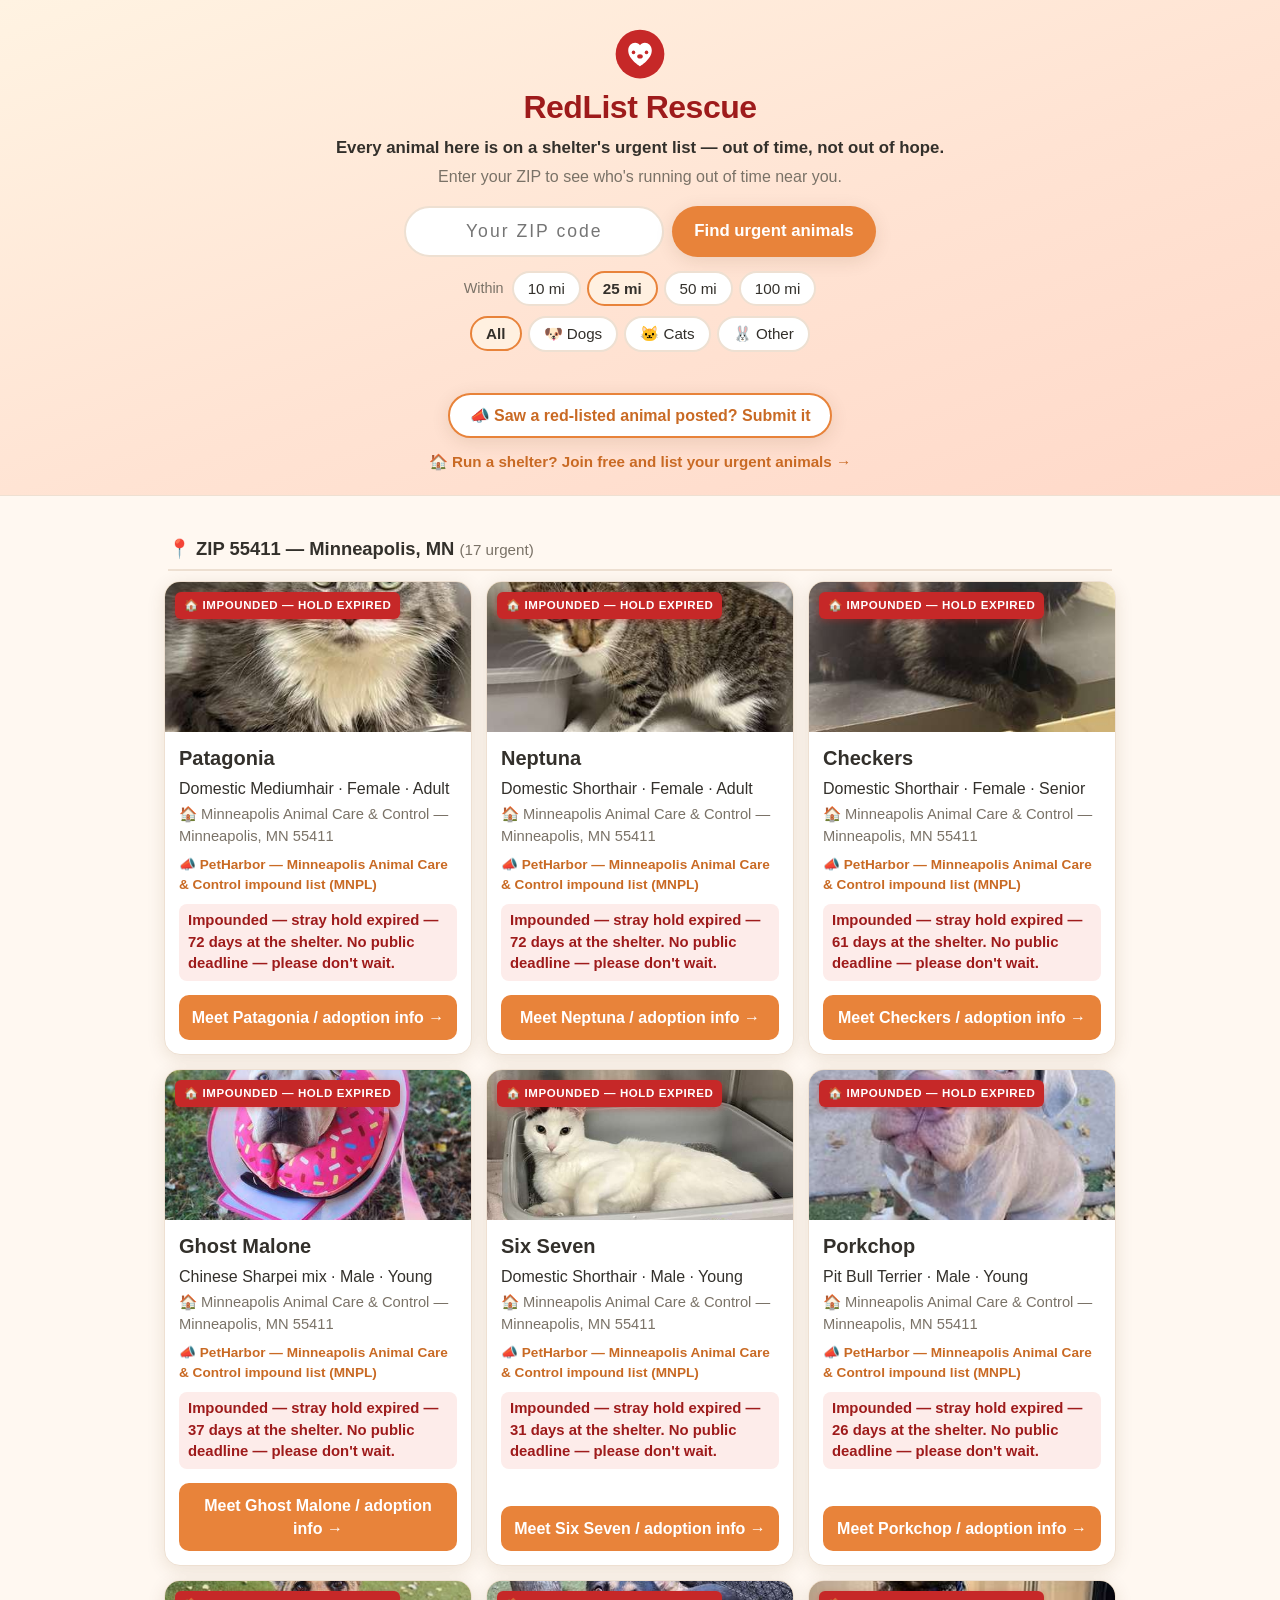
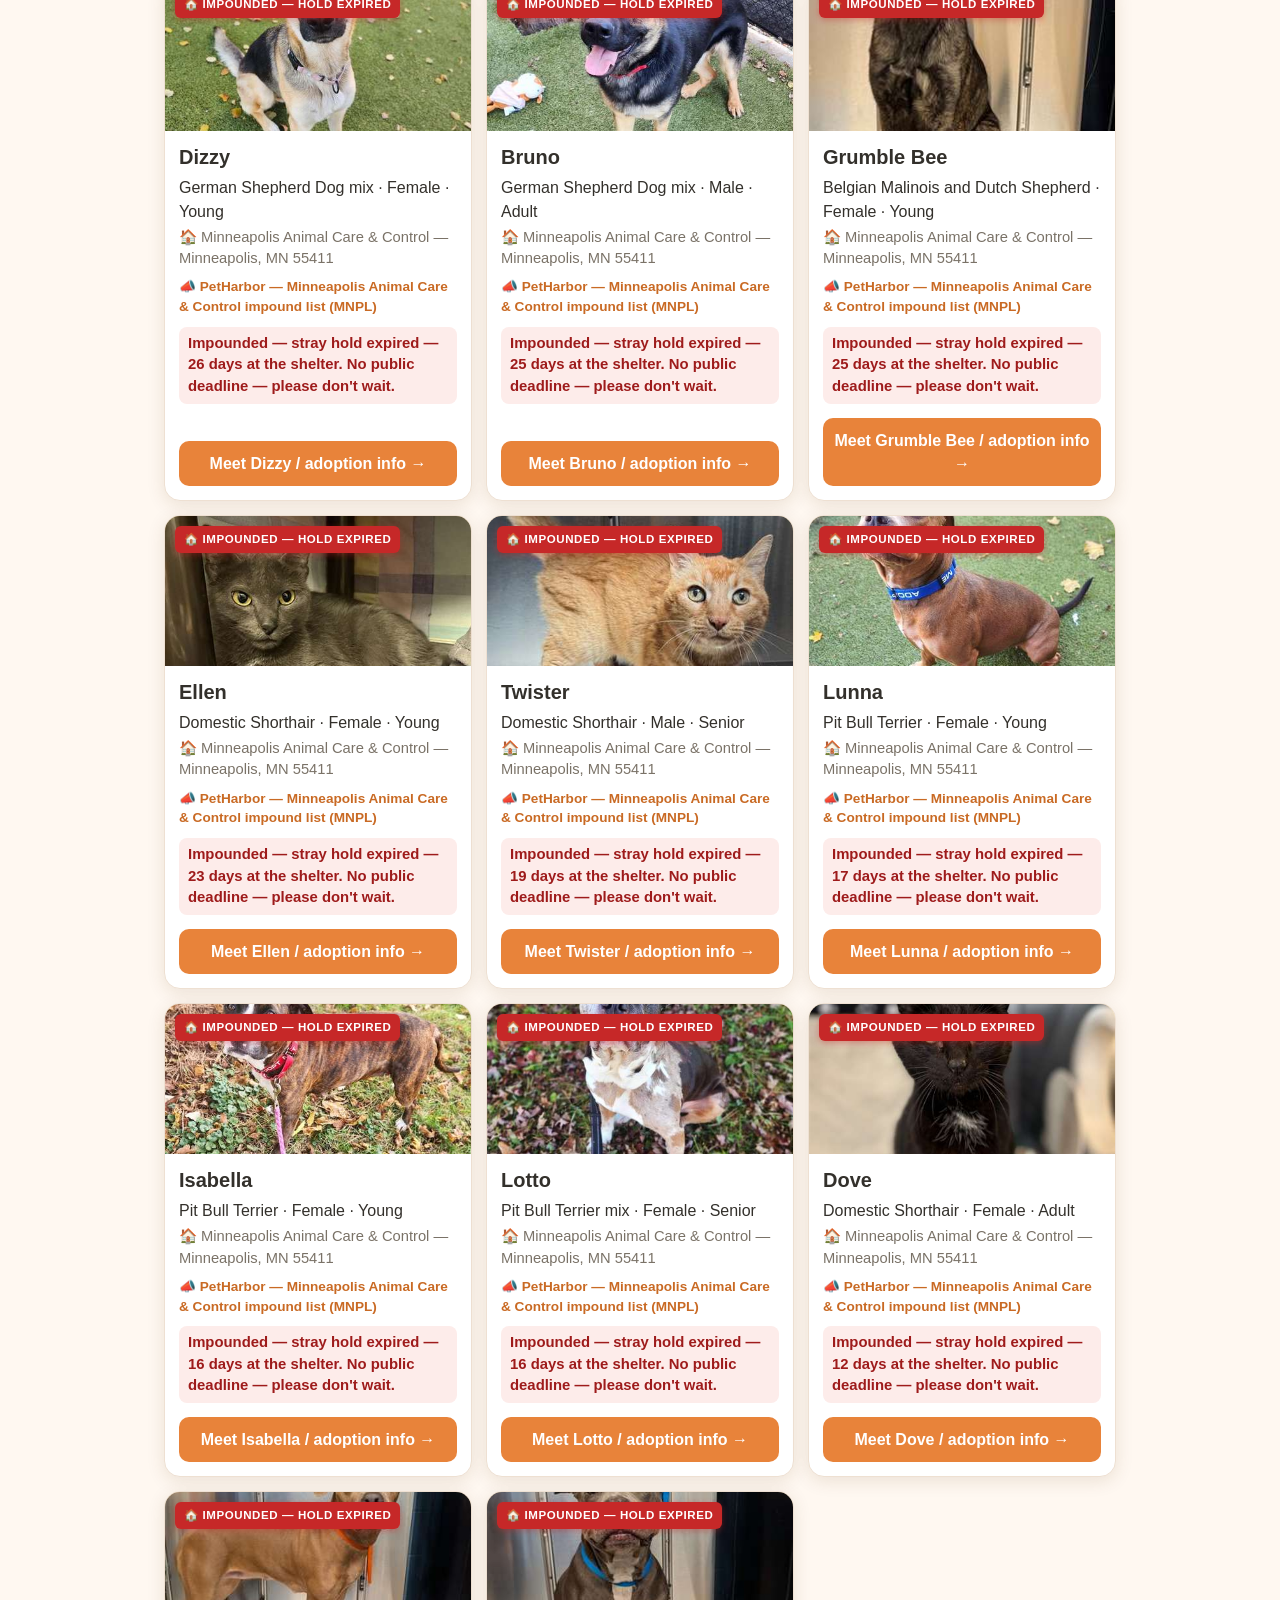
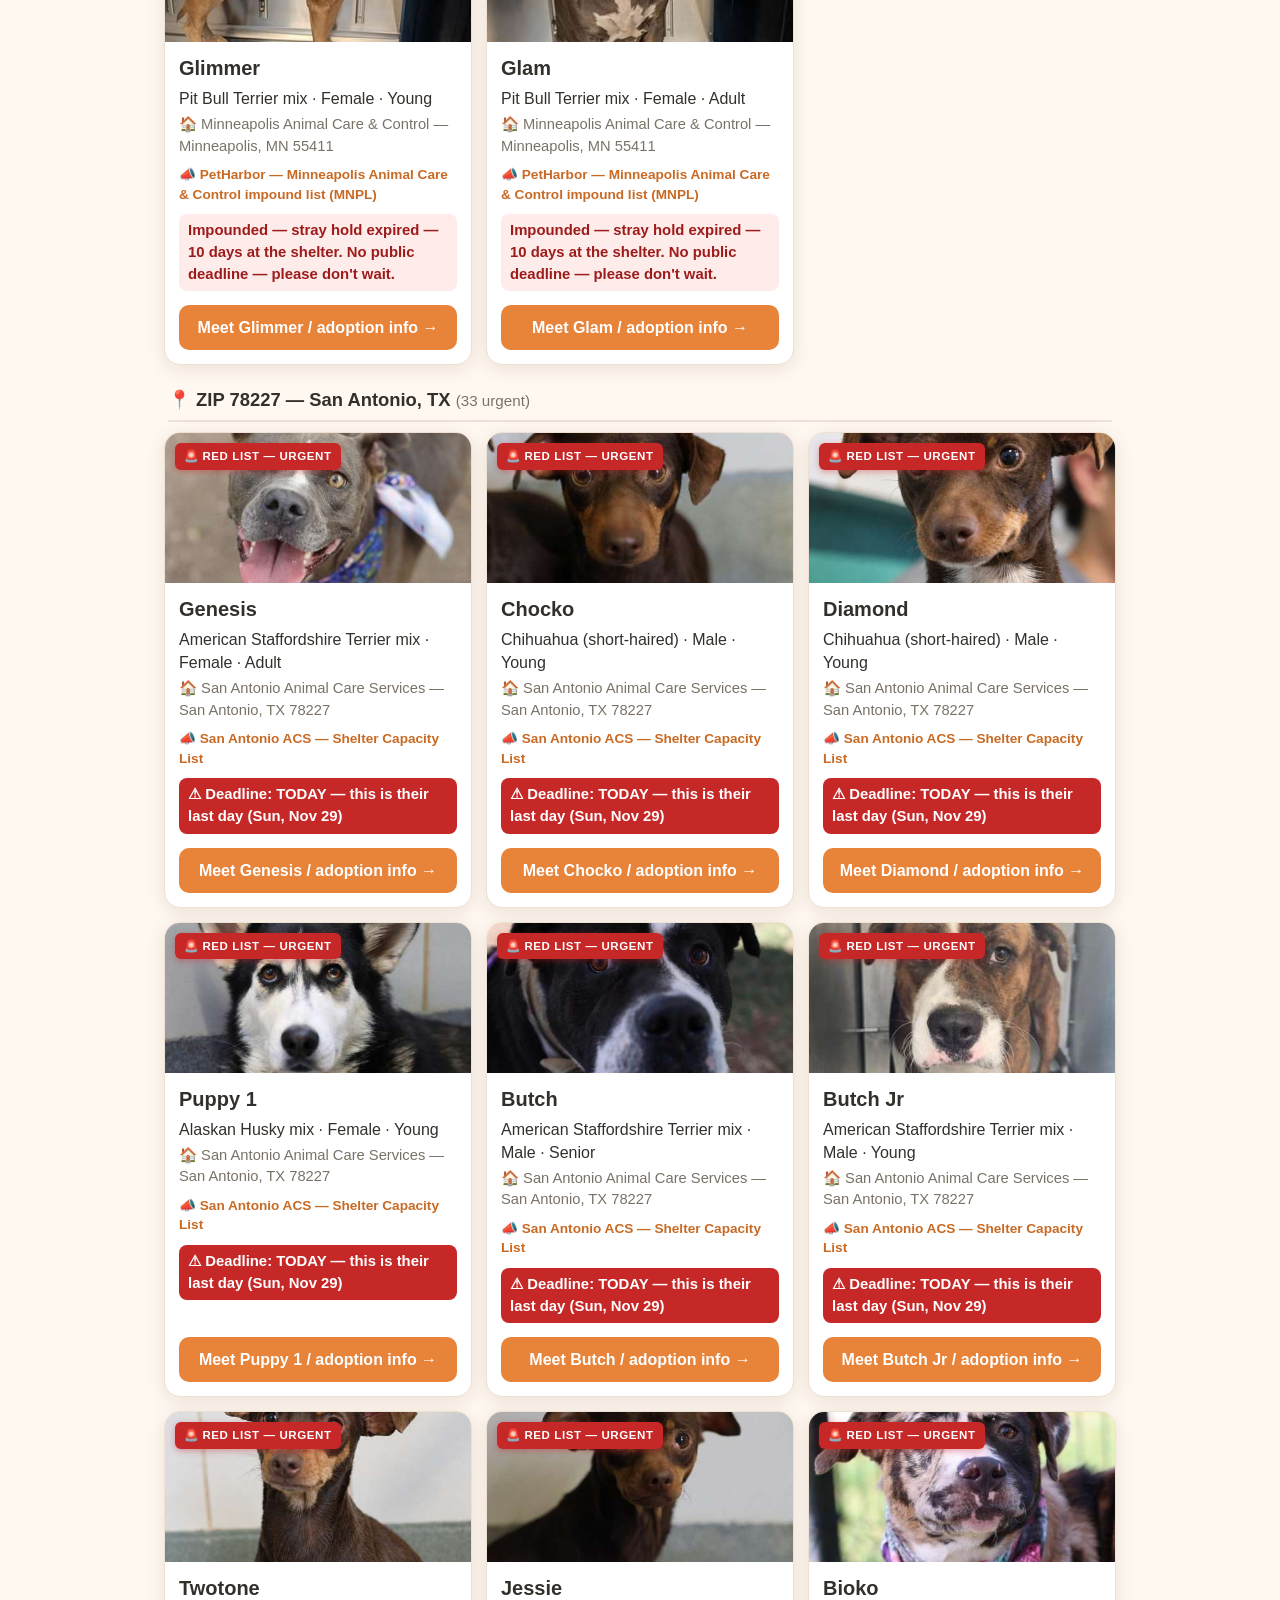
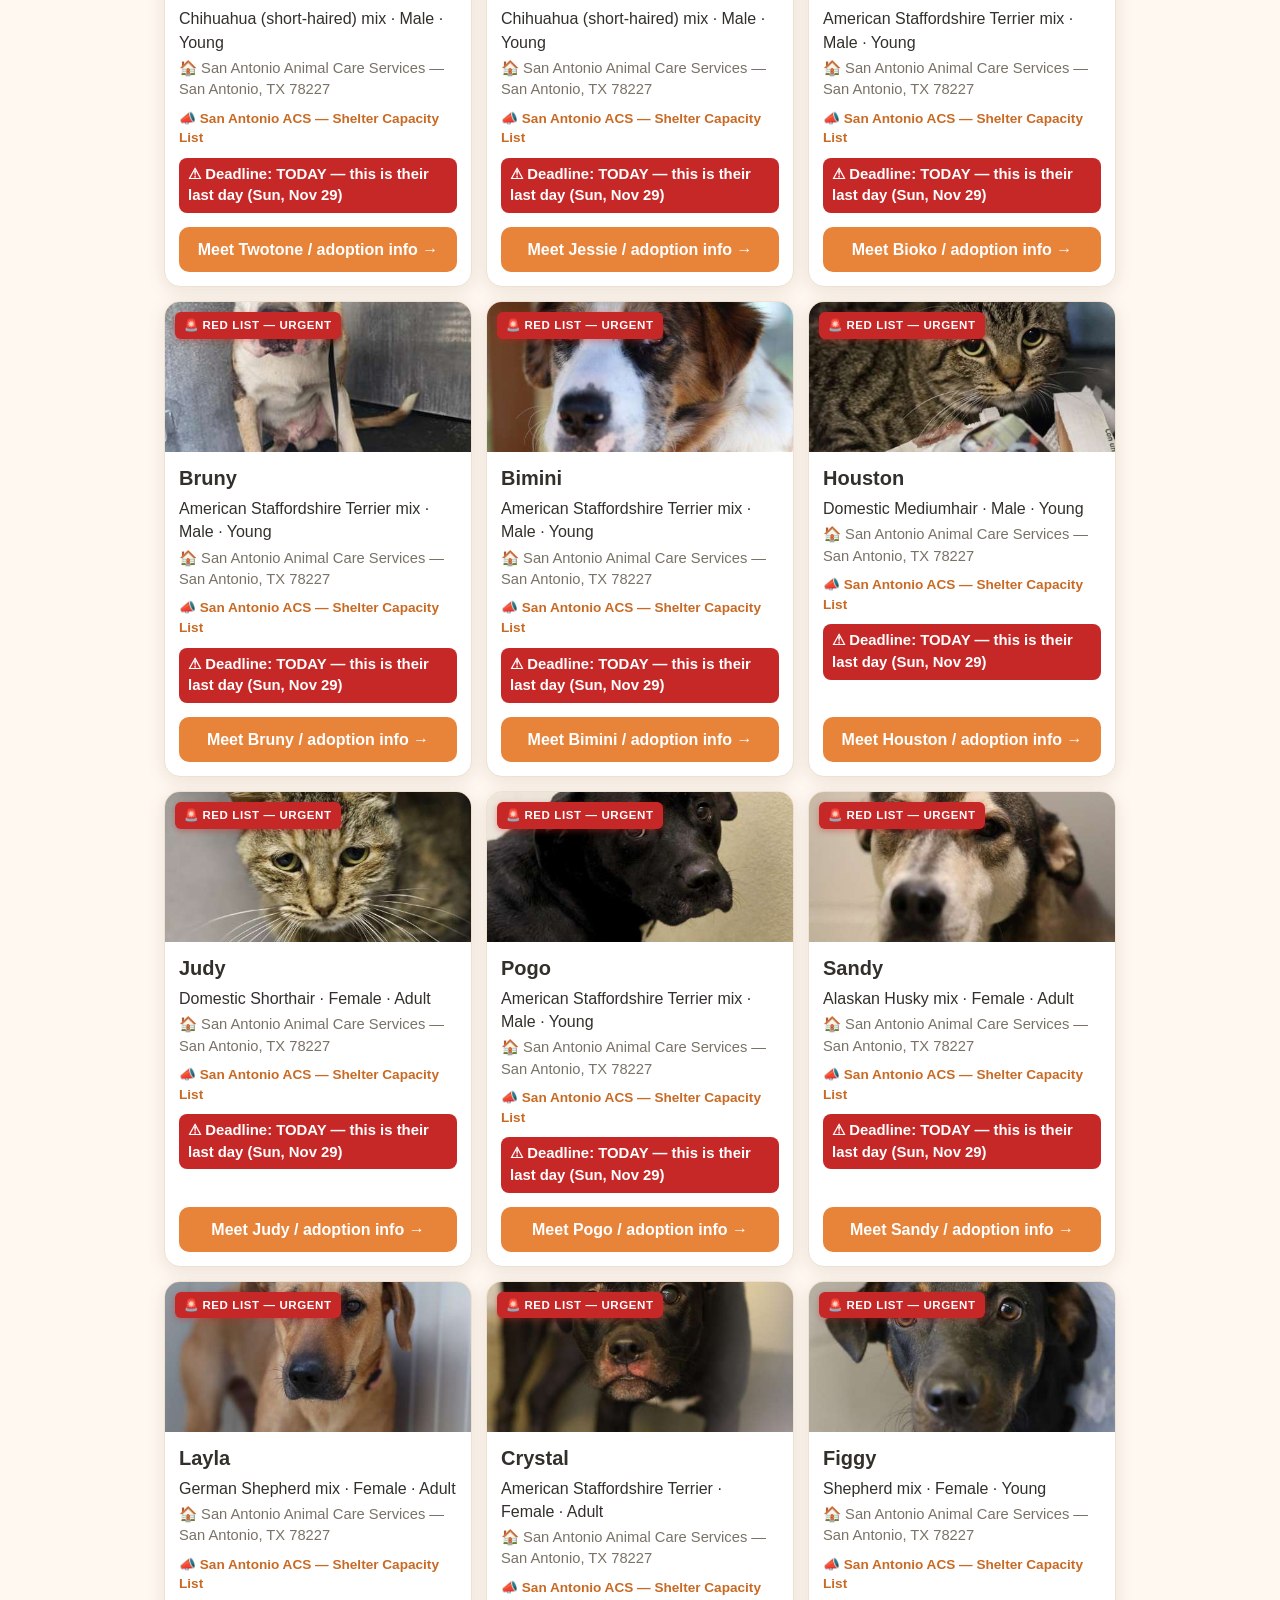
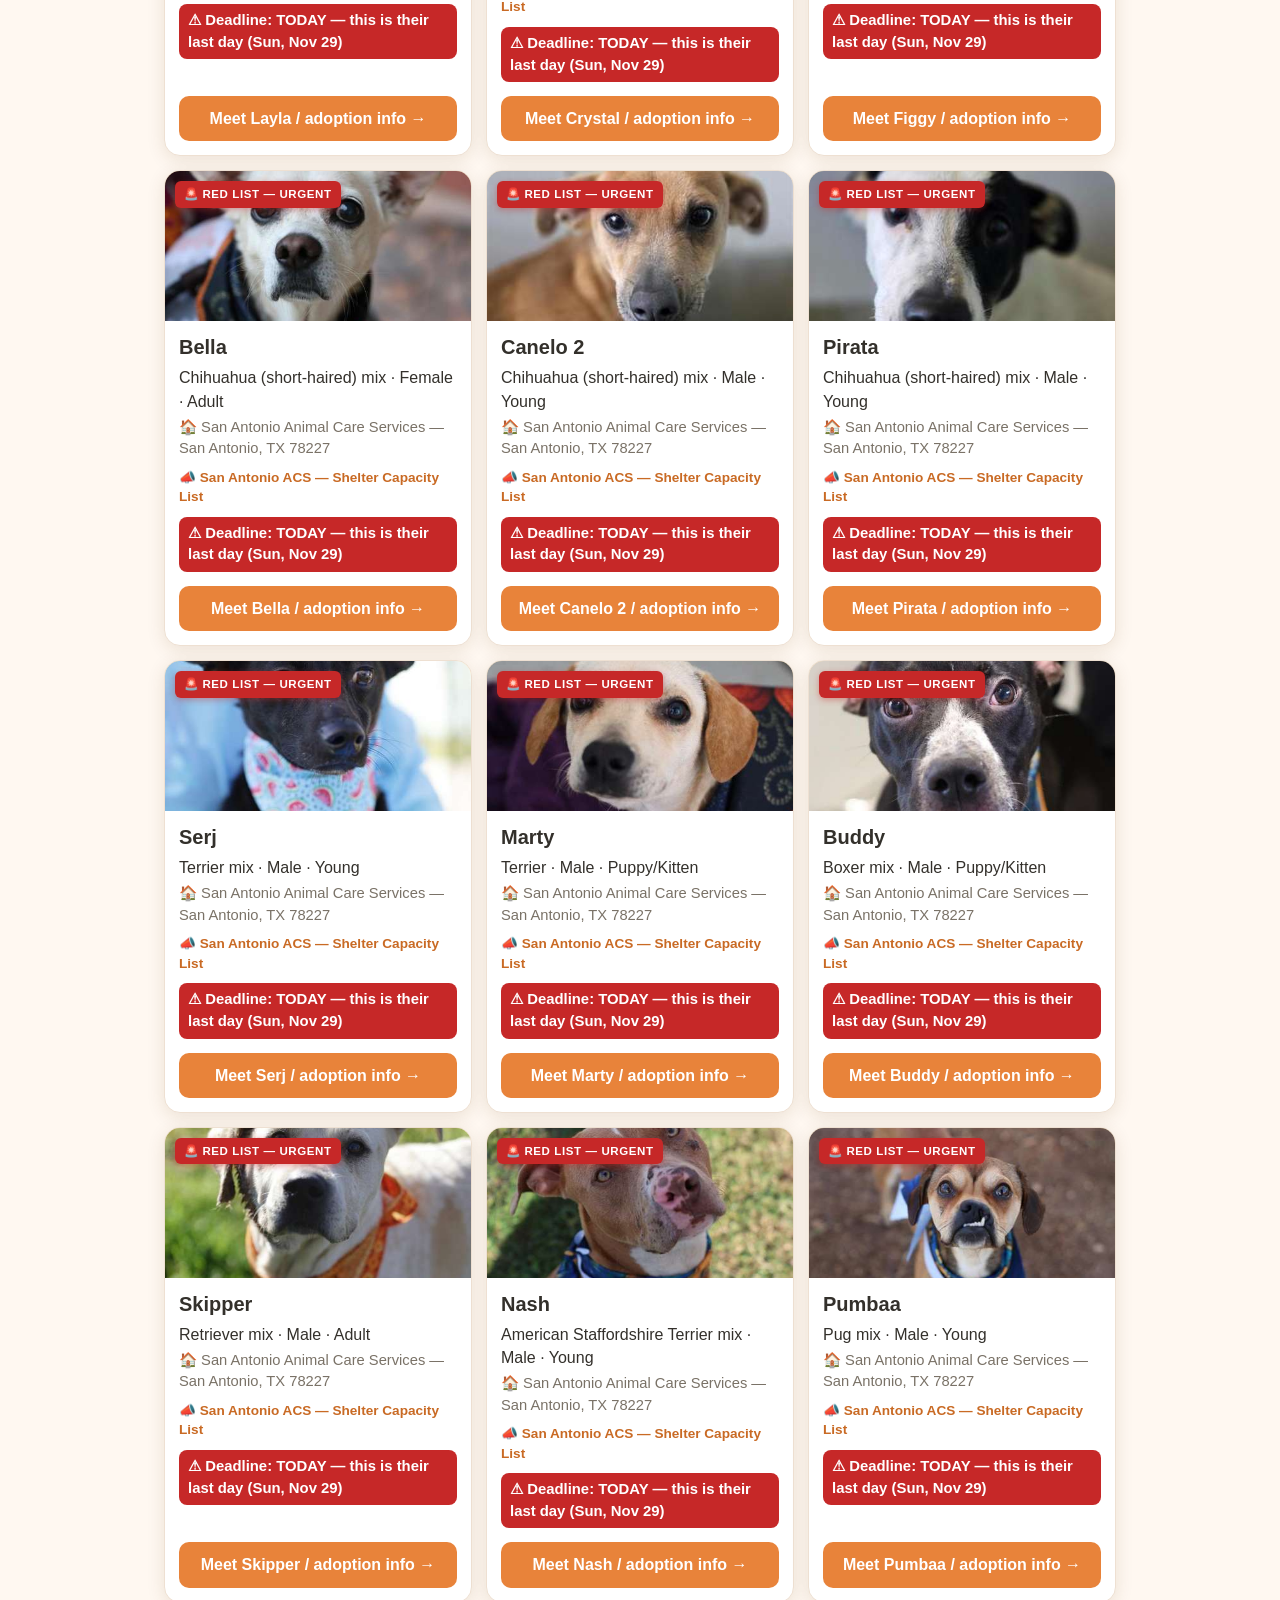
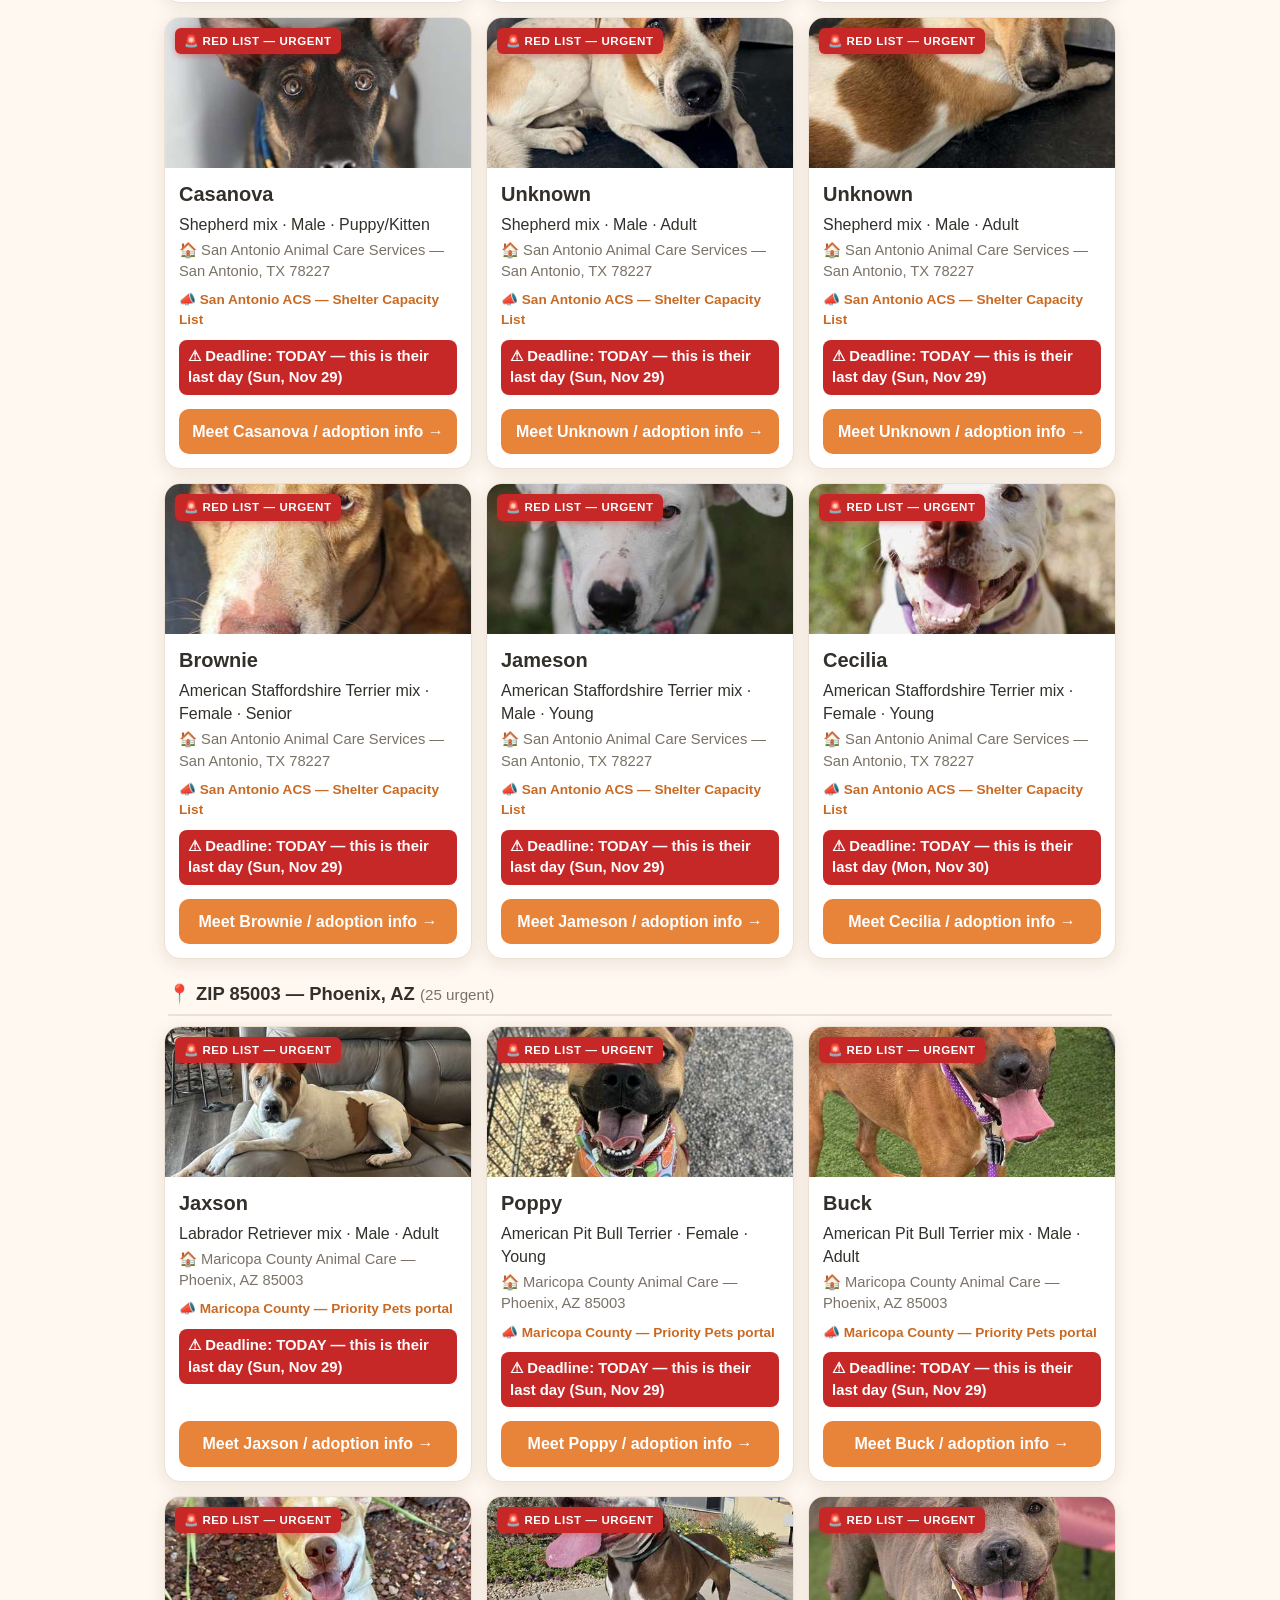
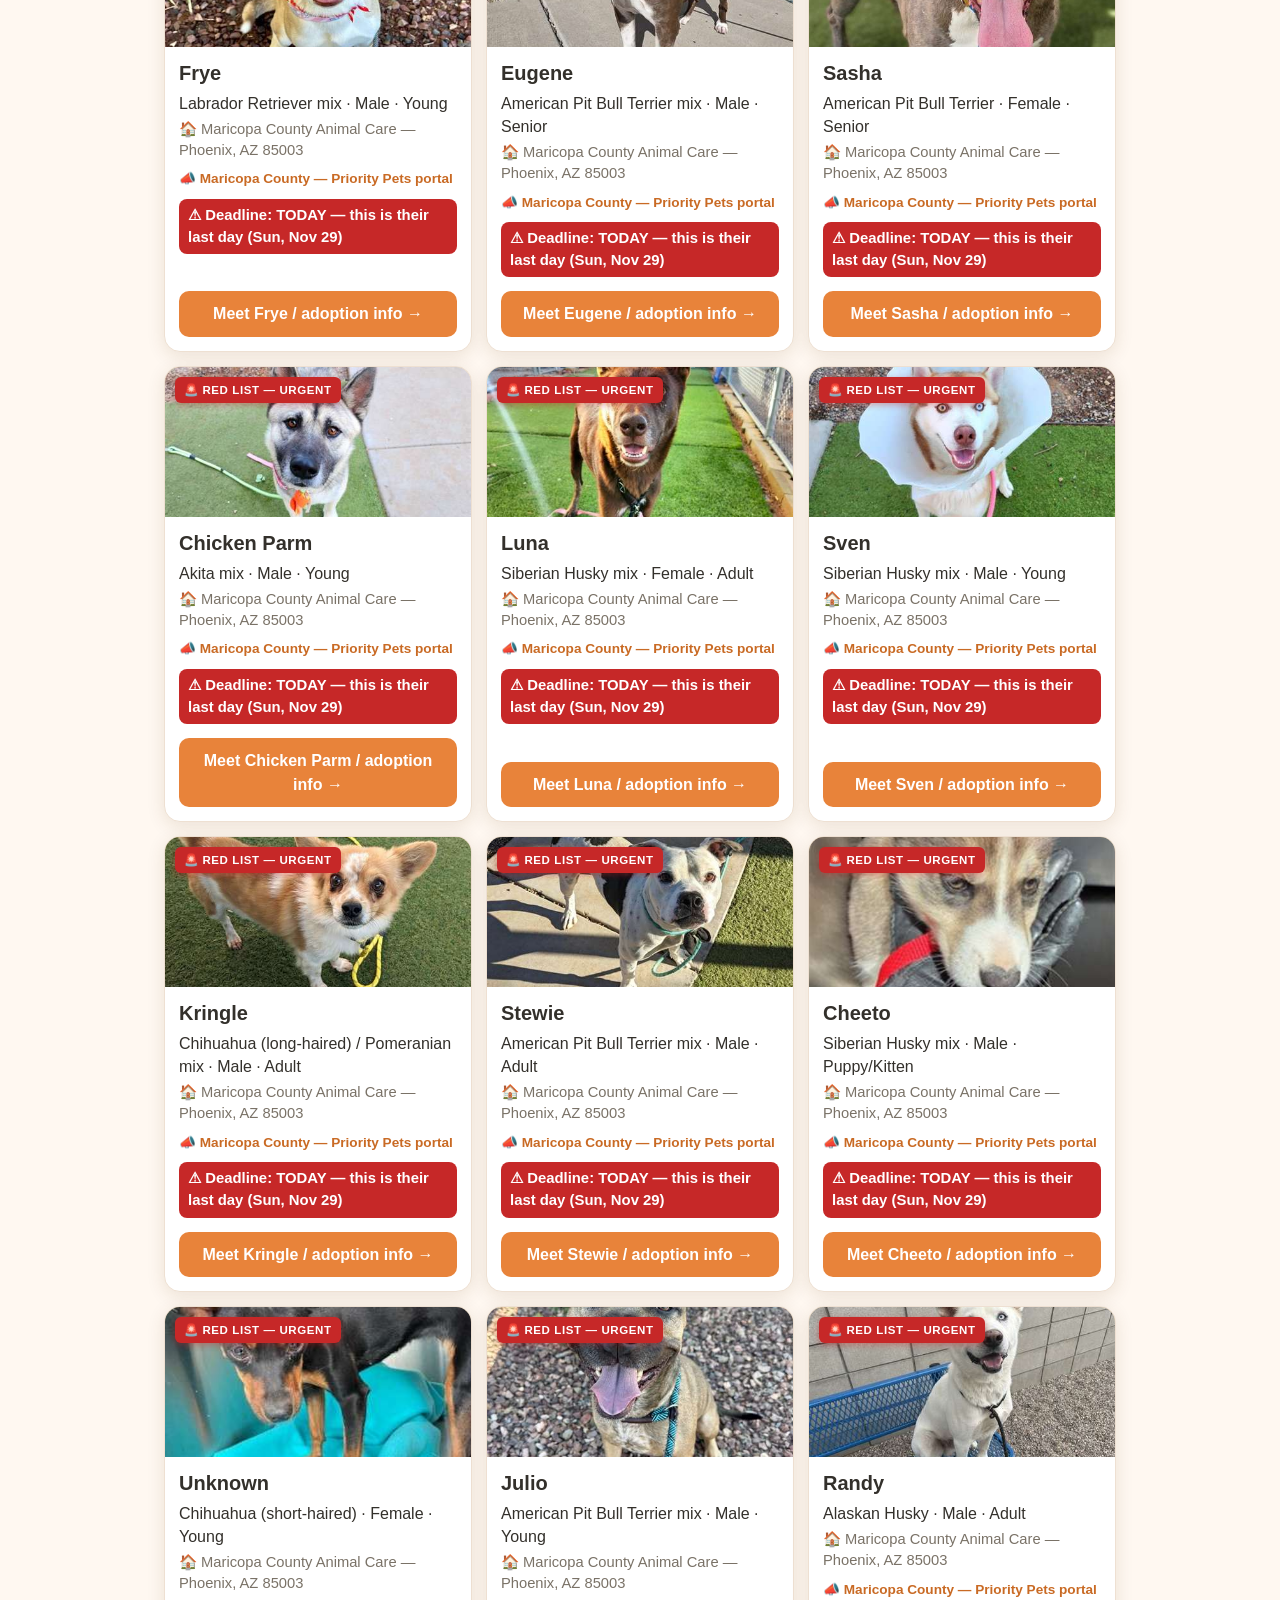
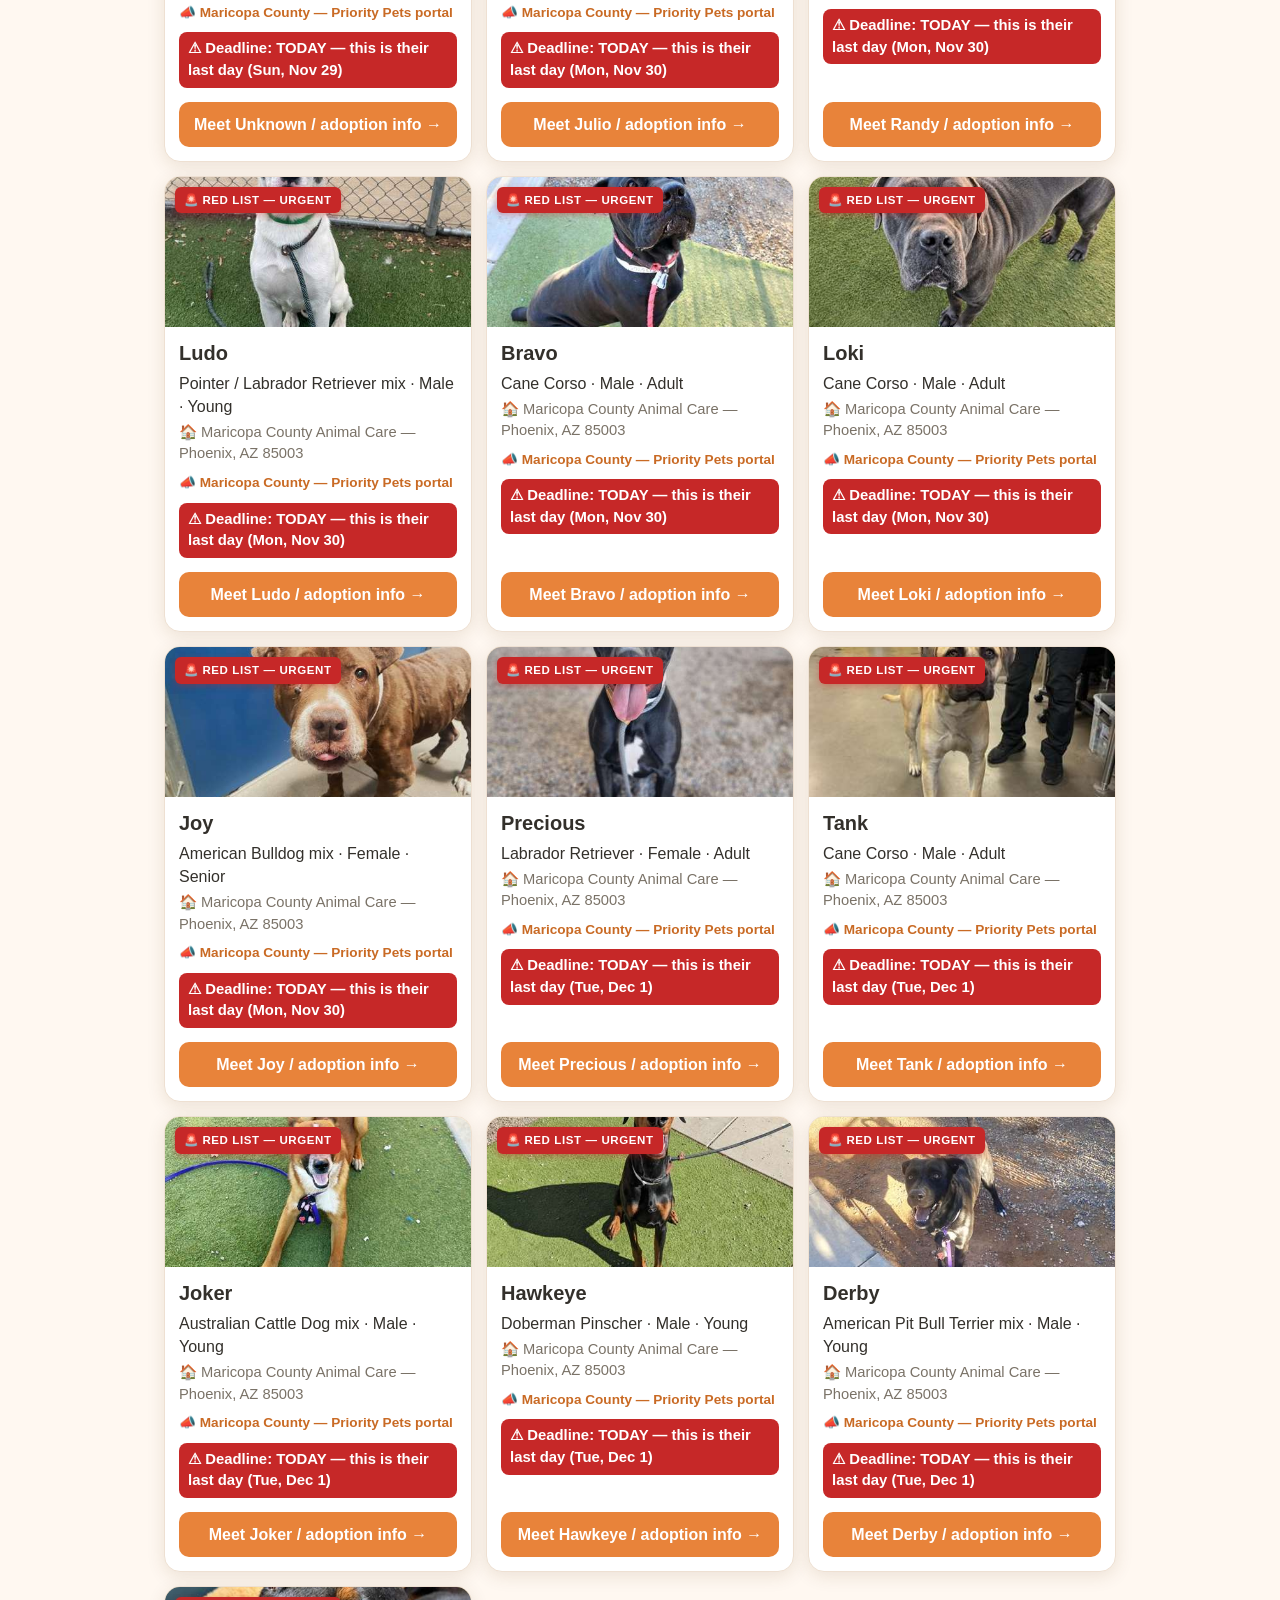
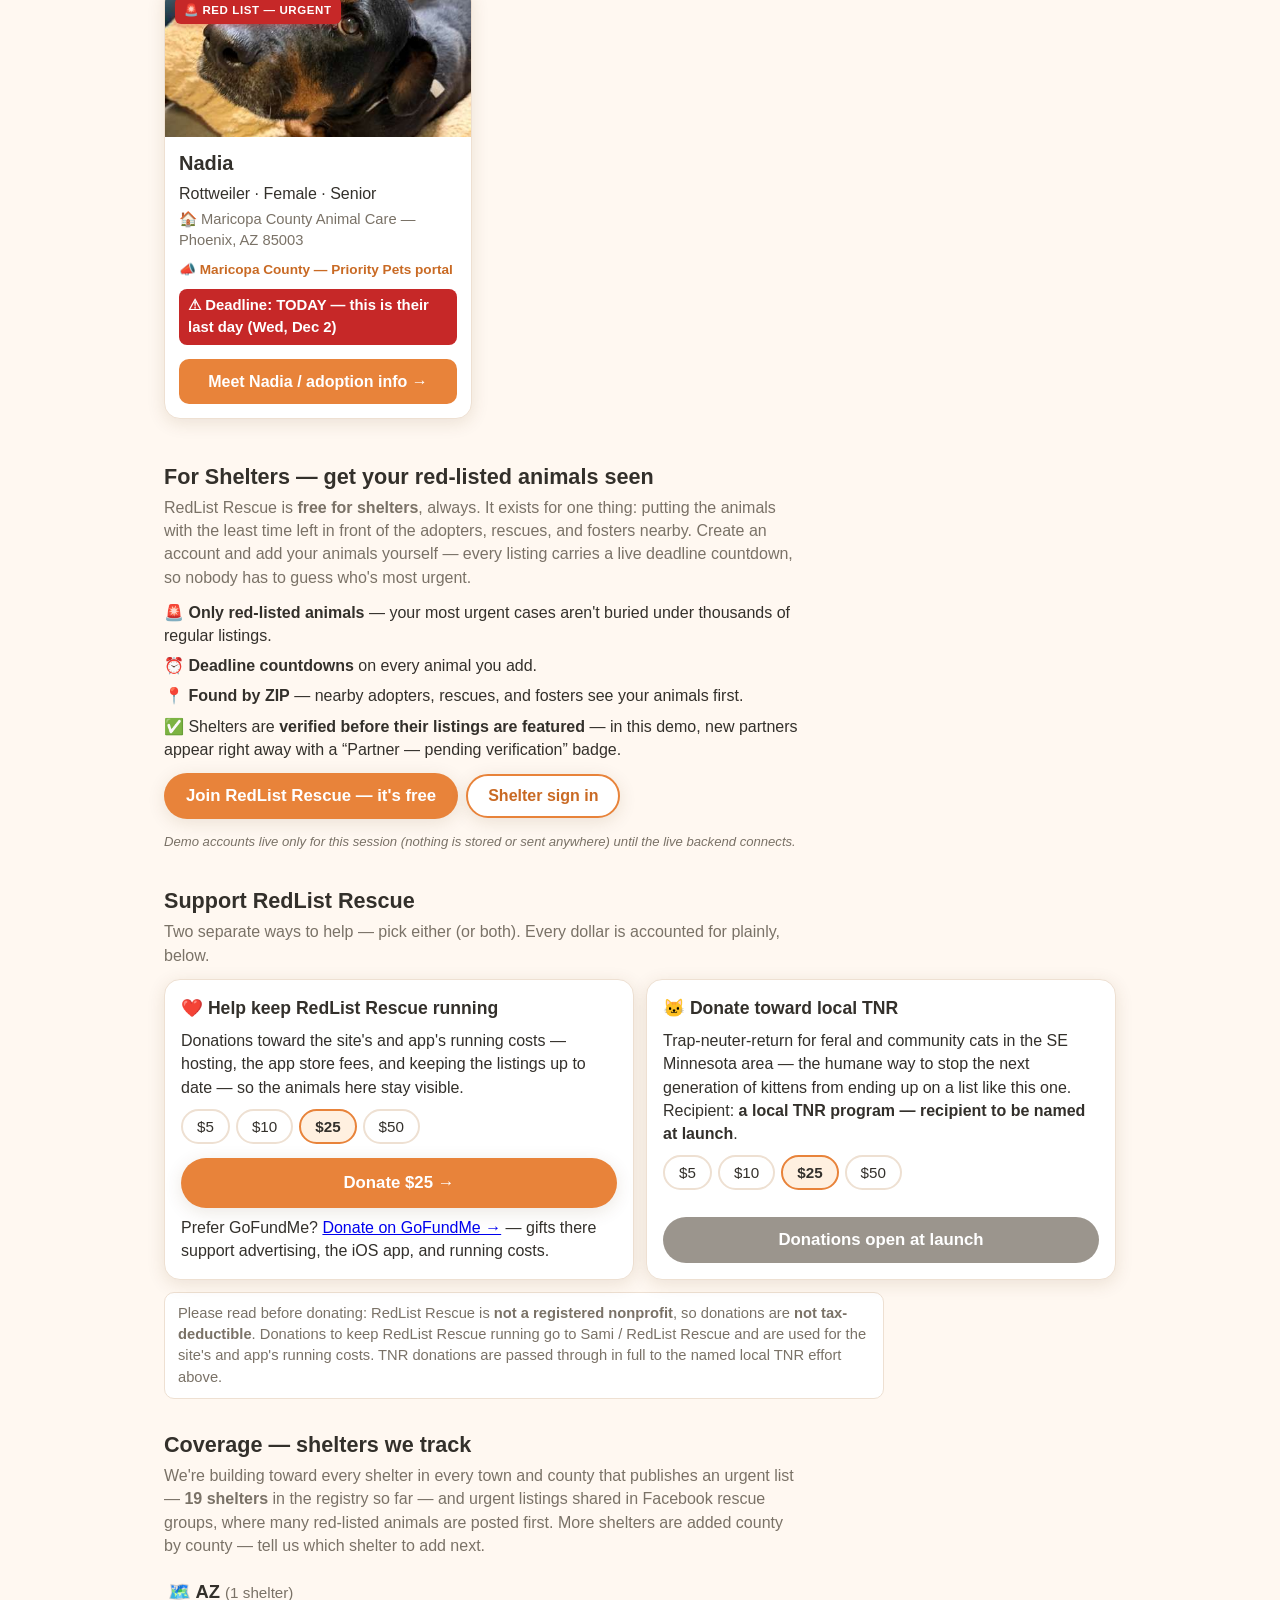
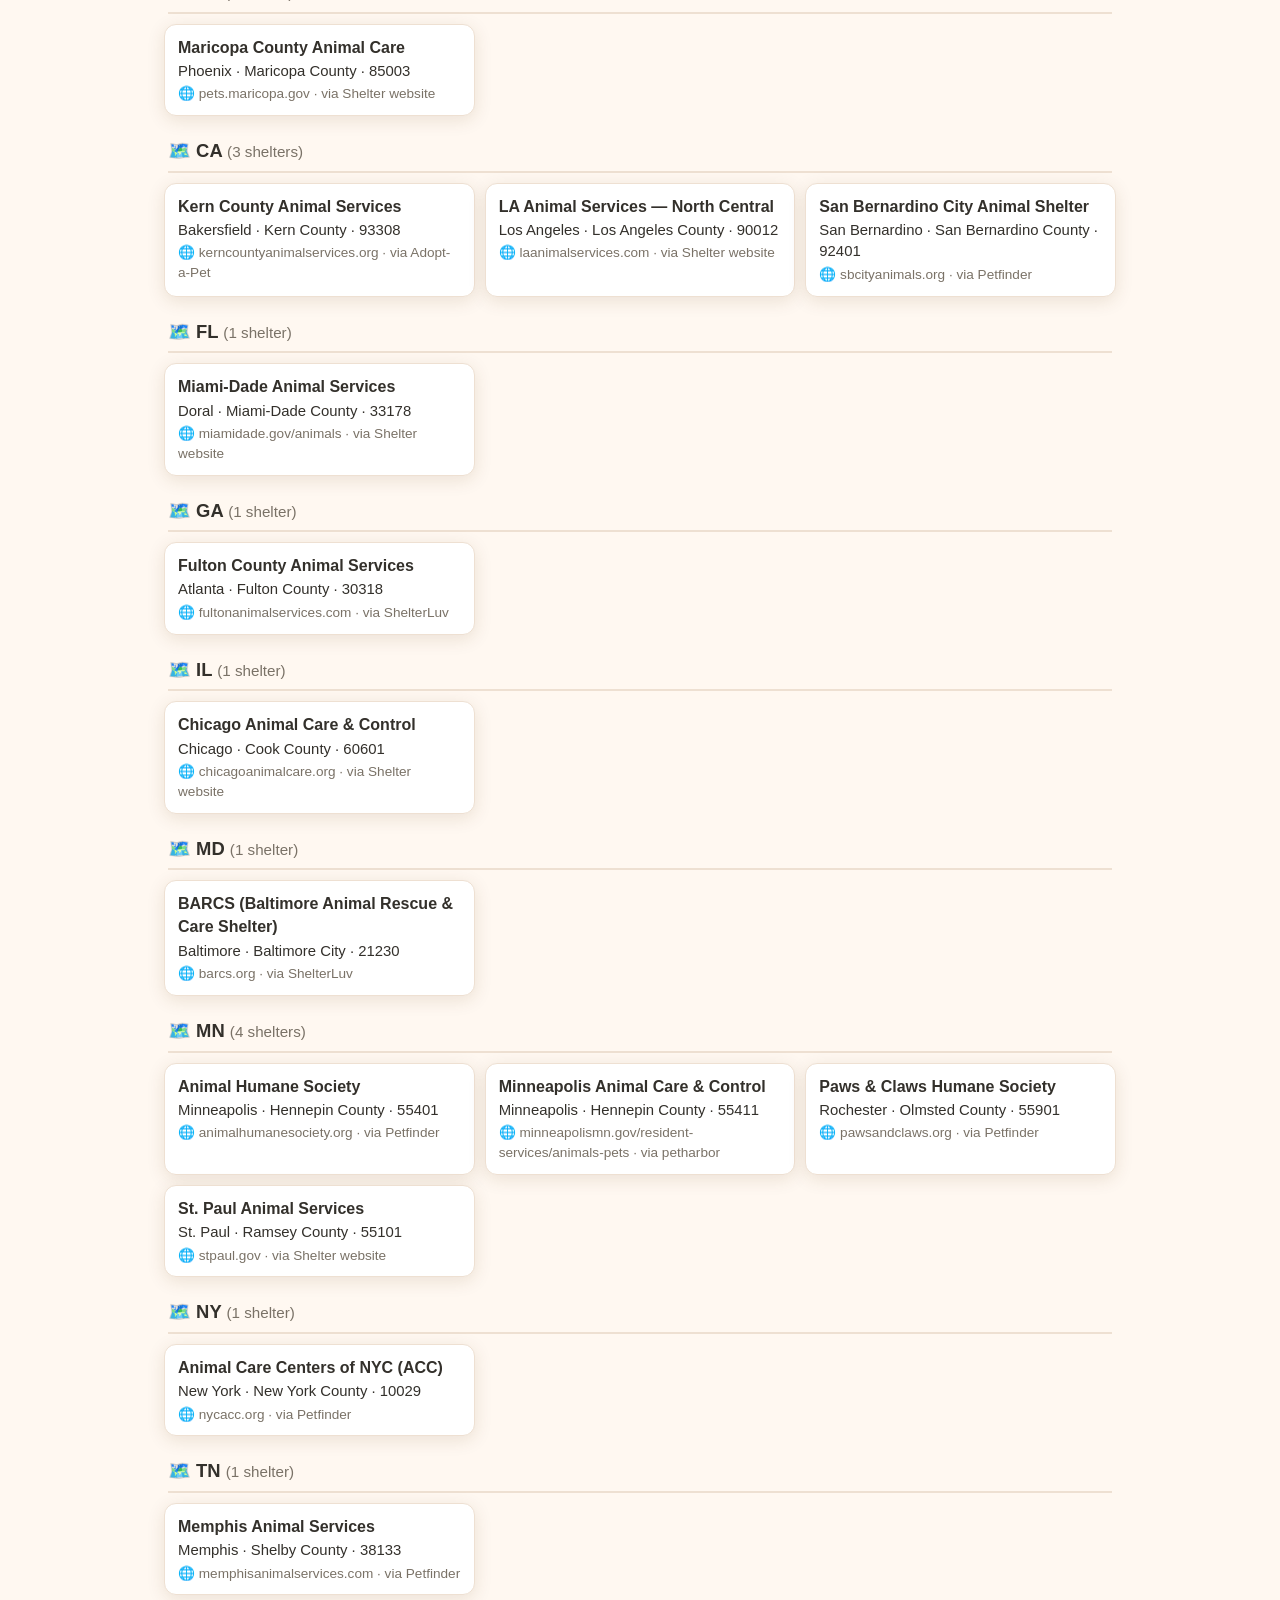
<file: index.html>
<!DOCTYPE html>
<html lang="en">
<head>
<meta charset="UTF-8">
<meta name="viewport" content="width=device-width, initial-scale=1.0">
<!-- App name (working title — rename here and in APP_NAME in app.js) -->
<title>RedList Rescue — Urgent Shelter Animals Near You</title>
<link rel="stylesheet" href="style.css">
</head>
<body>

<header class="hero">
  <div class="hero-inner">
    <div class="logo" aria-hidden="true">
      <svg viewBox="0 0 64 64" width="52" height="52"><circle cx="32" cy="32" r="30" fill="#c62828"/><path d="M32 47s-14.5-8.6-14.5-19.4C17.5 21.6 21.7 18 26 18c2.6 0 4.9 1.3 6 3.2C33.1 19.3 35.4 18 38 18c4.3 0 8.5 3.6 8.5 9.6C46.5 38.4 32 47 32 47z" fill="#fff"/><circle cx="24" cy="30" r="2.2" fill="#c62828"/><circle cx="40" cy="30" r="2.2" fill="#c62828"/><ellipse cx="32" cy="35" rx="3.4" ry="2.6" fill="#c62828"/></svg>
    </div>
    <h1 id="appName">RedList Rescue</h1>
    <p class="tagline">Every animal here is on a shelter's urgent list — out of time, not out of hope.</p>
    <p class="hero-sub">Enter your ZIP to see who's running out of time near you.</p>

    <form id="searchForm" class="search" autocomplete="off">
      <label class="sr-only" for="zipInput">ZIP code</label>
      <input id="zipInput" inputmode="numeric" pattern="[0-9]*" maxlength="5" placeholder="Your ZIP code" aria-label="ZIP code">
      <button type="submit" class="btn-primary">Find urgent animals</button>
    </form>

    <div class="controls">
      <div class="radius-group" role="group" aria-label="Search radius">
        <span class="controls-label">Within</span>
        <button type="button" class="pill radius-pill" data-radius="10">10 mi</button>
        <button type="button" class="pill radius-pill active" data-radius="25">25 mi</button>
        <button type="button" class="pill radius-pill" data-radius="50">50 mi</button>
        <button type="button" class="pill radius-pill" data-radius="100">100 mi</button>
      </div>
      <div class="species-group" role="group" aria-label="Species filter">
        <button type="button" class="pill species-pill active" data-species="all">All</button>
        <button type="button" class="pill species-pill" data-species="dog">🐶 Dogs</button>
        <button type="button" class="pill species-pill" data-species="cat">🐱 Cats</button>
        <button type="button" class="pill species-pill" data-species="other">🐰 Other</button>
      </div>
    </div>
    <p id="searchMsg" class="search-msg" role="status"></p>
    <div class="submit-cta">
      <button type="button" id="openSubmit" class="btn-secondary">📣 Saw a red-listed animal posted? Submit it</button>
    </div>
    <div class="submit-cta">
      <a href="#forShelters" class="btn-ghost shelter-link">🏠 Run a shelter? Join free and list your urgent animals →</a>
    </div>
  </div>
</header>

<main>
  <section id="resultsHead" class="results-head hidden">
    <h2 id="resultsTitle"></h2>
    <p id="resultsSub" class="results-sub"></p>
    <button id="clearSearch" type="button" class="btn-ghost">✕ Clear search — browse by ZIP</button>
  </section>

  <section id="listings" class="listings" aria-live="polite"></section>

  <section id="emptyState" class="empty hidden">
    <div class="empty-emoji" aria-hidden="true">🌈</div>
    <h2 id="emptyTitle">No red-listed animals found</h2>
    <p id="emptyText">Try a wider radius — an extra few miles can save a life.</p>
  </section>
</main>

<!-- Detail overlay -->
<div id="detailOverlay" class="overlay hidden" role="dialog" aria-modal="true" aria-labelledby="detailName">
  <div class="detail-card">
    <button id="detailClose" class="detail-close" aria-label="Close">✕</button>
    <div id="detailBody"></div>
  </div>
</div>

<!-- Submit-a-listing overlay (community intake, e.g. Facebook group posts) -->
<div id="submitOverlay" class="overlay hidden" role="dialog" aria-modal="true" aria-labelledby="submitTitle">
  <div class="detail-card submit-card">
    <button id="submitClose" class="detail-close" aria-label="Close">✕</button>
    <div class="submit-inner">
      <h2 id="submitTitle">Submit a red-listed animal</h2>
      <p class="submit-note">Saw an urgent animal posted in a Facebook rescue group or on a shelter page? Add it here so more people see it. In this demo your listing appears right away — <strong>in the live version, community submissions are reviewed before going fully public.</strong></p>
      <form id="submitForm" class="submit-form" autocomplete="off">
        <label>Animal's name *
          <input id="fName" required maxlength="60" placeholder="e.g. Bella">
        </label>
        <label>Species *
          <select id="fSpecies" required>
            <option value="dog">🐶 Dog</option>
            <option value="cat">🐱 Cat</option>
            <option value="other">🐰 Other</option>
          </select>
        </label>
        <label>Breed
          <input id="fBreed" maxlength="80" placeholder="e.g. Pit Bull mix">
        </label>
        <label>Shelter or poster
          <input id="fShelter" maxlength="100" placeholder="Shelter name, or who posted it">
        </label>
        <div class="form-row">
          <label>City *
            <input id="fCity" required maxlength="60" placeholder="City">
          </label>
          <label>State *
            <input id="fState" required maxlength="2" placeholder="MN">
          </label>
          <label>ZIP *
            <input id="fZip" required inputmode="numeric" pattern="[0-9]{5}" maxlength="5" placeholder="55901">
          </label>
        </div>
        <label>Deadline date (optional)
          <input id="fDeadline" type="date">
        </label>
        <label>Link to the post *
          <input id="fLink" required type="url" maxlength="300" placeholder="https://www.facebook.com/…">
        </label>
        <button type="submit" class="btn-primary submit-btn">Add this listing</button>
        <p id="submitMsg" class="search-msg" role="status"></p>
      </form>
    </div>
  </div>
</div>

<section id="forShelters" class="for-shelters">
  <h2>For Shelters — get your red-listed animals seen</h2>
  <p class="coverage-intro">RedList Rescue is <strong>free for shelters</strong>, always. It exists for one thing: putting the animals with the least time left in front of the adopters, rescues, and fosters nearby. Create an account and add your animals yourself — every listing carries a live deadline countdown, so nobody has to guess who's most urgent.</p>
  <ul class="pitch-list">
    <li>🚨 <strong>Only red-listed animals</strong> — your most urgent cases aren't buried under thousands of regular listings.</li>
    <li>⏰ <strong>Deadline countdowns</strong> on every animal you add.</li>
    <li>📍 <strong>Found by ZIP</strong> — nearby adopters, rescues, and fosters see your animals first.</li>
    <li>✅ Shelters are <strong>verified before their listings are featured</strong> — in this demo, new partners appear right away with a “Partner — pending verification” badge.</li>
  </ul>
  <div id="shelterActions" class="shelter-actions"></div>
  <p class="demo-note">Demo accounts live only for this session (nothing is stored or sent anywhere) until the live backend connects.</p>
</section>

<section id="support" class="support">
  <h2>Support RedList Rescue</h2>
  <p class="coverage-intro">Two separate ways to help — pick either (or both). Every dollar is accounted for plainly, below.</p>
  <div class="support-grid">
    <div class="support-card">
      <h3>❤️ Help keep RedList Rescue running</h3>
      <p>Donations toward the site's and app's running costs — hosting, the app store fees, and keeping the listings up to date — so the animals here stay visible.</p>
      <div class="donate-amounts" role="group" aria-label="Choose an amount">
        <button type="button" class="pill donate-amount" data-path="site" data-amount="5">$5</button>
        <button type="button" class="pill donate-amount" data-path="site" data-amount="10">$10</button>
        <button type="button" class="pill donate-amount" data-path="site" data-amount="25">$25</button>
        <button type="button" class="pill donate-amount" data-path="site" data-amount="50">$50</button>
      </div>
      <div id="donateActionSite" class="donate-action"></div>
      <p>Prefer GoFundMe? <a href="https://www.gofundme.com/f/help-redlist-rescue-save-animals-who-are-out-of-time" target="_blank" rel="noopener">Donate on GoFundMe →</a> — gifts there support advertising, the iOS app, and running costs.</p>
    </div>
    <div class="support-card">
      <h3>🐱 Donate toward local TNR</h3>
      <p>Trap-neuter-return for feral and community cats in the SE Minnesota area — the humane way to stop the next generation of kittens from ending up on a list like this one. Recipient: <strong id="tnrRecipient">a local TNR program — recipient to be named at launch</strong>.</p>
      <div class="donate-amounts" role="group" aria-label="Choose an amount">
        <button type="button" class="pill donate-amount" data-path="tnr" data-amount="5">$5</button>
        <button type="button" class="pill donate-amount" data-path="tnr" data-amount="10">$10</button>
        <button type="button" class="pill donate-amount" data-path="tnr" data-amount="25">$25</button>
        <button type="button" class="pill donate-amount" data-path="tnr" data-amount="50">$50</button>
      </div>
      <div id="donateActionTnr" class="donate-action"></div>
    </div>
  </div>
  <p class="honesty-note">Please read before donating: RedList Rescue is <strong>not a registered nonprofit</strong>, so donations are <strong>not tax-deductible</strong>. Donations to keep RedList Rescue running go to Sami / RedList Rescue and are used for the site's and app's running costs. TNR donations are passed through in full to the named local TNR effort above.</p>
</section>

<!-- Shelter account overlay (sign up / sign in) — demo, in-memory only -->
<div id="authOverlay" class="overlay hidden" role="dialog" aria-modal="true" aria-labelledby="authTitle">
  <div class="detail-card submit-card">
    <button id="authClose" class="detail-close" aria-label="Close">✕</button>
    <div class="submit-inner">
      <h2 id="authTitle">Join RedList Rescue</h2>
      <p class="submit-note">Create a free shelter account to add your red-listed animals yourself. New shelters show as “Partner — pending verification” — we verify every shelter before its listings are featured.</p>

      <form id="signUpForm" class="submit-form" autocomplete="off">
        <label>Shelter or rescue name *
          <input id="sName" required maxlength="100" placeholder="e.g. Happy Tails Animal Shelter">
        </label>
        <label>Contact person *
          <input id="sContact" required maxlength="80" placeholder="Your name">
        </label>
        <label>Work email *
          <input id="sEmail" required type="email" maxlength="120" placeholder="you@yourshelter.org">
        </label>
        <label>Password *
          <input id="sPassword" required type="password" minlength="6" maxlength="100" placeholder="Demo only — don't reuse a real password">
        </label>
        <div class="form-row">
          <label>City *
            <input id="sCity" required maxlength="60" placeholder="City">
          </label>
          <label>State *
            <input id="sState" required maxlength="2" placeholder="MN">
          </label>
          <label>ZIP *
            <input id="sZip" required inputmode="numeric" pattern="[0-9]{5}" maxlength="5" placeholder="55901">
          </label>
        </div>
        <label>Shelter website
          <input id="sWebsite" maxlength="120" placeholder="yourshelter.org">
        </label>
        <label>How do you share your urgent animals now?
          <select id="sShare">
            <option value="website">Our own website</option>
            <option value="petfinder">Petfinder</option>
            <option value="facebook">Facebook</option>
            <option value="none">We don't publish a list yet</option>
          </select>
        </label>
        <label class="check-label">
          <input id="sAuthorized" type="checkbox" required>
          <span>I confirm I'm authorized to list animals for this shelter.</span>
        </label>
        <button type="submit" class="btn-primary submit-btn">Create shelter account</button>
        <p id="signUpMsg" class="search-msg" role="status"></p>
        <p class="auth-switch">Already have an account? <button type="button" id="toSignIn" class="btn-ghost">Sign in</button></p>
      </form>

      <form id="signInForm" class="submit-form hidden" autocomplete="off">
        <label>Email *
          <input id="iEmail" required type="email" maxlength="120" placeholder="you@yourshelter.org">
        </label>
        <label>Password *
          <input id="iPassword" required type="password" maxlength="100">
        </label>
        <button type="submit" class="btn-primary submit-btn">Sign in</button>
        <p id="signInMsg" class="search-msg" role="status"></p>
        <p class="auth-switch">New here? <button type="button" id="toSignUp" class="btn-ghost">Join as a shelter</button></p>
      </form>

      <p class="demo-note">When you join, your request is emailed to the RedList Rescue team so we can verify your shelter or rescue. Demo accounts live only for this session — refresh the page and they're gone, until the live backend connects.</p>
    </div>
  </div>
</div>

<!-- Shelter dashboard ("My Shelter") -->
<div id="dashOverlay" class="overlay hidden" role="dialog" aria-modal="true" aria-labelledby="dashTitle">
  <div class="detail-card dash-card">
    <button id="dashClose" class="detail-close" aria-label="Close">✕</button>
    <div class="submit-inner">
      <h2 id="dashTitle">My Shelter</h2>
      <div id="dashBody"></div>
    </div>
  </div>
</div>

<!-- Add / edit animal overlay (partner shelters) -->
<div id="animalOverlay" class="overlay hidden" role="dialog" aria-modal="true" aria-labelledby="animalTitle">
  <div class="detail-card submit-card">
    <button id="animalClose" class="detail-close" aria-label="Close">✕</button>
    <div class="submit-inner">
      <h2 id="animalTitle">Add a red-listed animal</h2>
      <p class="submit-note">This animal appears right away in the public listings, labeled “Shelter submitted” under your shelter's name, with a deadline countdown.</p>
      <form id="animalForm" class="submit-form" autocomplete="off">
        <input type="hidden" id="aId">
        <label>Animal's name *
          <input id="aName" required maxlength="60" placeholder="e.g. Bella">
        </label>
        <div class="form-row-2">
          <label>Type *
            <select id="aSpecies" required>
              <option value="dog">🐶 Dog</option>
              <option value="cat">🐱 Cat</option>
              <option value="other">🐰 Other</option>
            </select>
          </label>
          <label>Breed
            <input id="aBreed" maxlength="80" placeholder="e.g. Pit Bull mix">
          </label>
        </div>
        <div class="form-row-2">
          <label>Sex
            <select id="aSex">
              <option value="Female">Female</option>
              <option value="Male">Male</option>
              <option value="Unknown">Unknown</option>
            </select>
          </label>
          <label>Age group
            <select id="aAge">
              <option value="Puppy/Kitten">Puppy / Kitten</option>
              <option value="Young">Young</option>
              <option value="Adult" selected>Adult</option>
              <option value="Senior">Senior</option>
            </select>
          </label>
        </div>
        <label>Deadline date
          <input id="aDeadline" type="date">
        </label>
        <label>About this animal
          <textarea id="aNotes" rows="4" maxlength="1200" placeholder="Personality, who's a good match, medical or behavior notes — anything that helps them get chosen."></textarea>
        </label>
        <label>Photo
          <input id="aPhoto" type="file" accept="image/*">
        </label>
        <div id="aPhotoPreview" class="photo-preview hidden"><img id="aPhotoImg" alt="Photo preview of the animal"></div>
        <button type="submit" class="btn-primary submit-btn">Save animal</button>
        <p id="animalMsg" class="search-msg" role="status"></p>
      </form>
    </div>
  </div>
</div>

<section id="coverage" class="coverage">
  <h2>Coverage — shelters we track</h2>
  <p class="coverage-intro">We're building toward every shelter in every town and county that publishes an urgent list — <strong><span id="coverageCount">0</span> shelters</strong> in the registry so far — and urgent listings shared in Facebook rescue groups, where many red-listed animals are posted first. More shelters are added county by county — tell us which shelter to add next.</p>
  <div id="coverageList"></div>
</section>

<footer>
  <p><strong>About:</strong> <span id="appNameFoot">RedList Rescue</span> lists only animals on shelter urgent / euthanasia lists, so the ones with the least time get seen first. If you can foster, adopt, or even just share a listing — it matters.</p>
  <p><a href="#support">❤️ Support RedList Rescue — donate toward running costs or local TNR</a></p>
  <p><strong>Contact:</strong> <a href="mailto:redlistrescue.mn@gmail.com">redlistrescue.mn@gmail.com</a> — shelters, rescues, and anyone who can help an animal on the list.</p>
  <p class="demo-note">Listings are real animals from San Antonio ACS and Maricopa County urgent lists, plus long-unclaimed impounded animals at Minneapolis Animal Care &amp; Control, verified Nov 28, 2026 — more shelters and live data via RescueGroups.org coming.</p>
</footer>

<script src="app.js"></script>
<script data-goatcounter="https://redlistrescue.goatcounter.com/count"
        async src="//gc.zgo.at/count.js"></script>
</body>
</html>
</file>
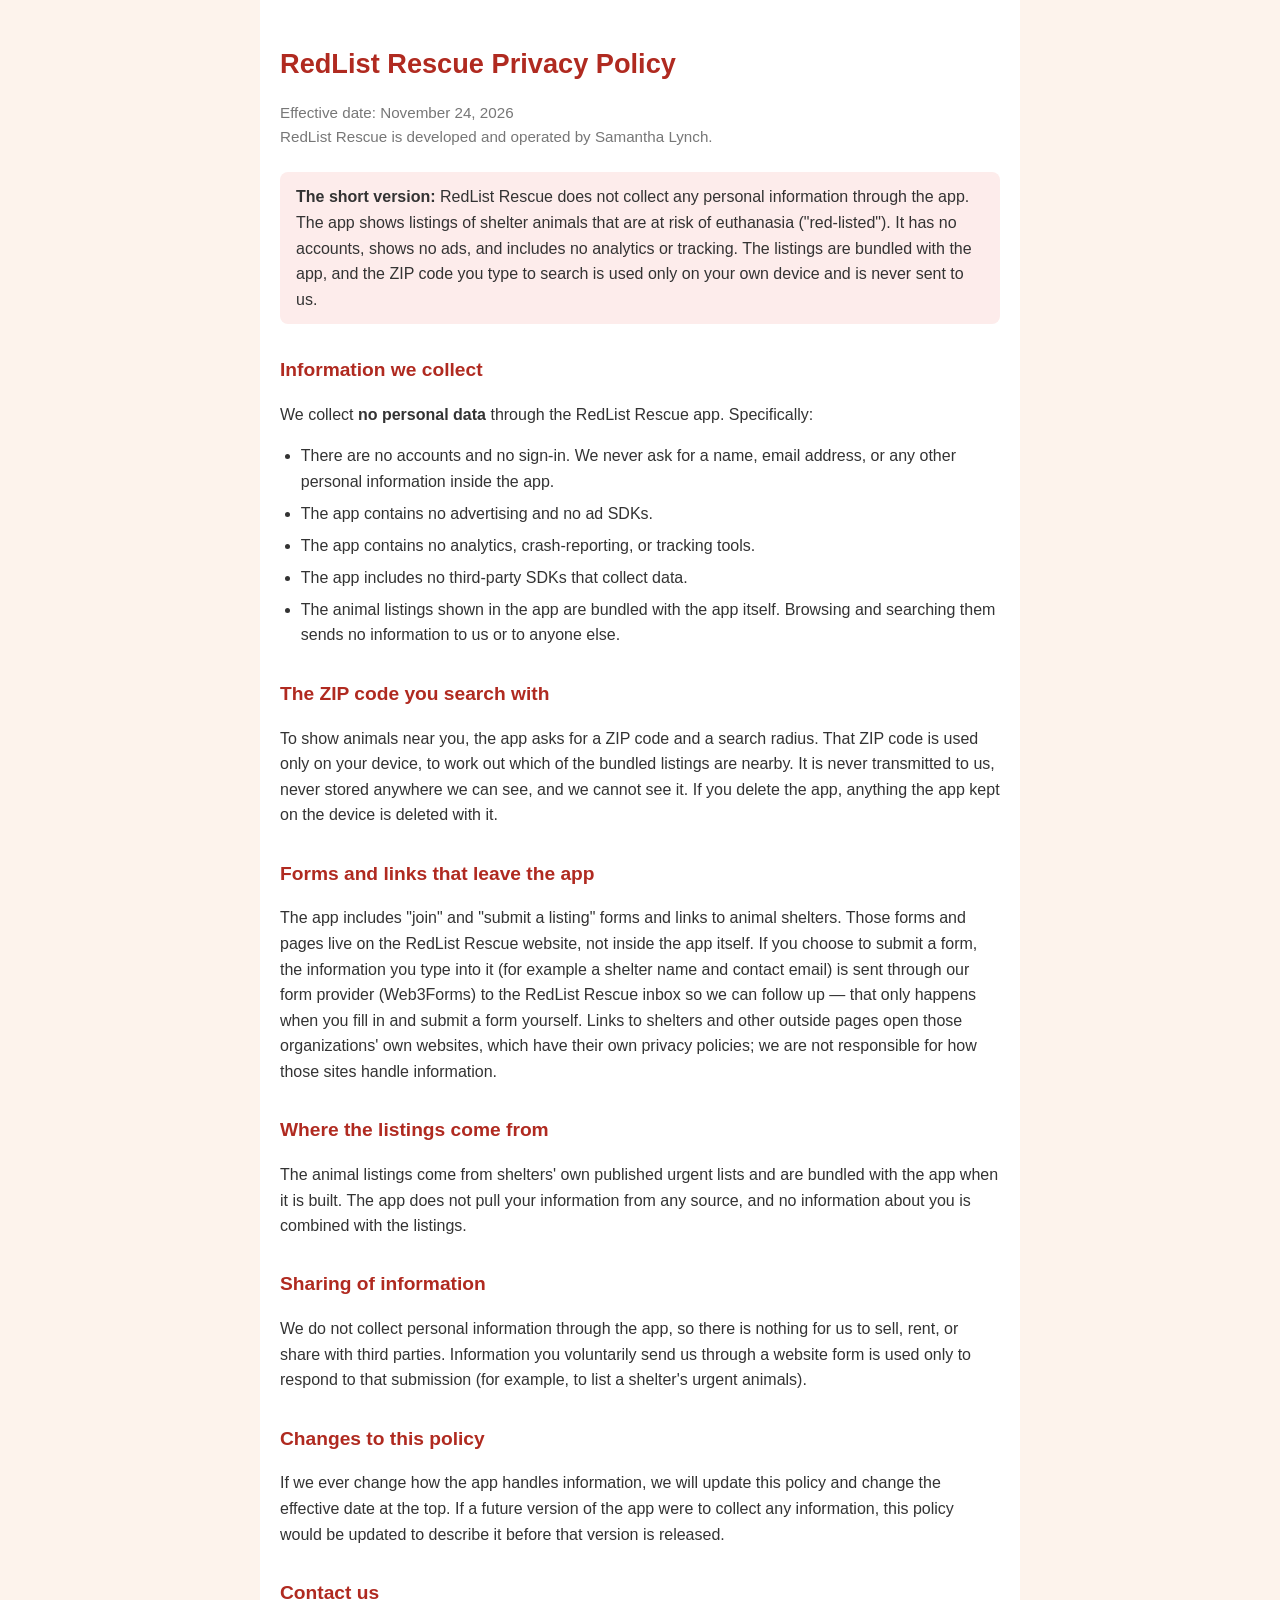
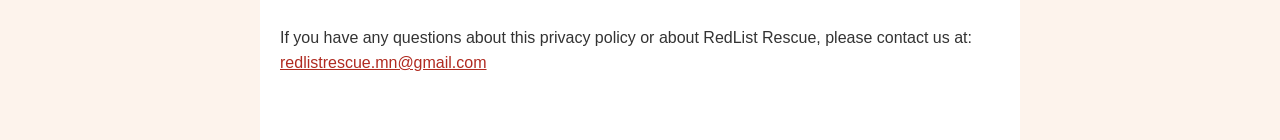
<file: privacy-policy.html>
<!DOCTYPE html>
<html lang="en">
<head>
<meta charset="UTF-8">
<meta name="viewport" content="width=device-width, initial-scale=1.0">
<title>RedList Rescue Privacy Policy</title>
<style>
  body {
    font-family: -apple-system, "Segoe UI", Roboto, Helvetica, Arial, sans-serif;
    line-height: 1.6;
    color: #333;
    background: #fdf3ec;
    margin: 0;
    padding: 0;
  }
  .wrap {
    max-width: 720px;
    margin: 0 auto;
    padding: 24px 20px 48px;
    background: #ffffff;
  }
  h1 {
    color: #b02a20;
    font-size: 1.7em;
    margin-bottom: 0.2em;
  }
  h2 {
    color: #b02a20;
    font-size: 1.2em;
    margin-top: 1.6em;
  }
  .meta {
    color: #777;
    font-size: 0.95em;
    margin-bottom: 1.5em;
  }
  ul { padding-left: 1.3em; }
  li { margin-bottom: 0.4em; }
  a { color: #b02a20; }
  .highlight {
    background: #fdeceb;
    border-radius: 8px;
    padding: 12px 16px;
  }
</style>
</head>
<body>
<div class="wrap">

<h1>RedList Rescue Privacy Policy</h1>
<p class="meta">Effective date: November 24, 2026<br>
RedList Rescue is developed and operated by Samantha Lynch.</p>

<p class="highlight"><strong>The short version:</strong> RedList Rescue does not collect any personal information through the app. The app shows listings of shelter animals that are at risk of euthanasia ("red-listed"). It has no accounts, shows no ads, and includes no analytics or tracking. The listings are bundled with the app, and the ZIP code you type to search is used only on your own device and is never sent to us.</p>

<h2>Information we collect</h2>
<p>We collect <strong>no personal data</strong> through the RedList Rescue app. Specifically:</p>
<ul>
  <li>There are no accounts and no sign-in. We never ask for a name, email address, or any other personal information inside the app.</li>
  <li>The app contains no advertising and no ad SDKs.</li>
  <li>The app contains no analytics, crash-reporting, or tracking tools.</li>
  <li>The app includes no third-party SDKs that collect data.</li>
  <li>The animal listings shown in the app are bundled with the app itself. Browsing and searching them sends no information to us or to anyone else.</li>
</ul>

<h2>The ZIP code you search with</h2>
<p>To show animals near you, the app asks for a ZIP code and a search radius. That ZIP code is used only on your device, to work out which of the bundled listings are nearby. It is never transmitted to us, never stored anywhere we can see, and we cannot see it. If you delete the app, anything the app kept on the device is deleted with it.</p>

<h2>Forms and links that leave the app</h2>
<p>The app includes "join" and "submit a listing" forms and links to animal shelters. Those forms and pages live on the RedList Rescue website, not inside the app itself. If you choose to submit a form, the information you type into it (for example a shelter name and contact email) is sent through our form provider (Web3Forms) to the RedList Rescue inbox so we can follow up — that only happens when you fill in and submit a form yourself. Links to shelters and other outside pages open those organizations' own websites, which have their own privacy policies; we are not responsible for how those sites handle information.</p>

<h2>Where the listings come from</h2>
<p>The animal listings come from shelters' own published urgent lists and are bundled with the app when it is built. The app does not pull your information from any source, and no information about you is combined with the listings.</p>

<h2>Sharing of information</h2>
<p>We do not collect personal information through the app, so there is nothing for us to sell, rent, or share with third parties. Information you voluntarily send us through a website form is used only to respond to that submission (for example, to list a shelter's urgent animals).</p>

<h2>Changes to this policy</h2>
<p>If we ever change how the app handles information, we will update this policy and change the effective date at the top. If a future version of the app were to collect any information, this policy would be updated to describe it before that version is released.</p>

<h2>Contact us</h2>
<p>If you have any questions about this privacy policy or about RedList Rescue, please contact us at:<br>
<a href="mailto:redlistrescue.mn@gmail.com">redlistrescue.mn@gmail.com</a></p>

</div>
</body>
</html>
</file>
<file: style.css>
/* ============================================================
   RedList Rescue — styles
   Warm, hopeful rescue design. Red is reserved for urgency.
   Mobile-first, no external fonts/images/libraries.
   ============================================================ */

:root {
  --cream: #fff8f1;
  --paper: #ffffff;
  --ink: #33302b;
  --muted: #7a7267;
  --warm: #e8833a;        /* warm orange — hope, action */
  --warm-dark: #c96a24;
  --red: #c62828;         /* urgency ONLY */
  --red-dark: #9e1b1b;
  --red-bg: #fdecea;
  --line: #eee0d2;
  --shadow: 0 4px 18px rgba(90, 55, 20, 0.12);
  --radius: 16px;
}

* { box-sizing: border-box; }

body {
  margin: 0;
  font-family: -apple-system, BlinkMacSystemFont, "Segoe UI", Roboto, Helvetica, Arial, sans-serif;
  background: var(--cream);
  color: var(--ink);
  line-height: 1.45;
}

.sr-only {
  position: absolute; width: 1px; height: 1px;
  overflow: hidden; clip: rect(0 0 0 0); white-space: nowrap;
}

.hidden { display: none !important; }

/* ---------- Hero / search ---------- */

.hero {
  background: linear-gradient(160deg, #fff3e2 0%, #ffe3d3 55%, #ffd9c9 100%);
  border-bottom: 1px solid var(--line);
  padding: 28px 16px 22px;
  text-align: center;
}

.hero-inner { max-width: 640px; margin: 0 auto; }

.logo { display: flex; justify-content: center; margin-bottom: 4px; }

h1 {
  margin: 4px 0 6px;
  font-size: 2rem;
  letter-spacing: -0.5px;
  color: var(--red-dark);
}

.tagline { margin: 0 0 4px; font-size: 1.05rem; font-weight: 600; }
.hero-sub { margin: 0 0 18px; color: var(--muted); }

.search {
  display: flex; gap: 8px; justify-content: center;
  flex-wrap: wrap; margin-bottom: 14px;
}

.search input {
  flex: 1 1 180px; max-width: 260px;
  font-size: 1.1rem; padding: 13px 16px;
  border: 2px solid var(--line); border-radius: 999px;
  background: var(--paper); color: var(--ink); text-align: center;
  letter-spacing: 2px;
}
.search input:focus { outline: none; border-color: var(--warm); }

.btn-primary {
  font-size: 1.05rem; font-weight: 700;
  padding: 13px 22px; border: none; border-radius: 999px;
  background: var(--warm); color: #fff; cursor: pointer;
  box-shadow: var(--shadow);
}
.btn-primary:hover, .btn-primary:active { background: var(--warm-dark); }

.controls {
  display: flex; flex-direction: column; gap: 10px; align-items: center;
}

.radius-group, .species-group {
  display: flex; gap: 6px; align-items: center; flex-wrap: wrap; justify-content: center;
}

.controls-label { color: var(--muted); font-size: 0.9rem; margin-right: 2px; }

.pill {
  border: 2px solid var(--line); background: var(--paper);
  color: var(--ink); border-radius: 999px;
  padding: 7px 14px; font-size: 0.95rem; cursor: pointer;
}
.pill.active { border-color: var(--warm); background: #fff0e0; font-weight: 700; }

.search-msg { min-height: 1.2em; margin: 10px 0 0; color: var(--red-dark); font-weight: 600; }

.submit-cta { margin-top: 12px; }

.btn-secondary {
  font-size: 1rem; font-weight: 700;
  padding: 11px 20px; border-radius: 999px; cursor: pointer;
  background: var(--paper); color: var(--warm-dark);
  border: 2px solid var(--warm); box-shadow: var(--shadow);
}
.btn-secondary:hover, .btn-secondary:active { background: #fff0e0; }

.card-source { margin: 4px 0 0; color: var(--warm-dark); font-size: 0.85rem; font-weight: 700; }

/* ---------- Submit-a-listing form ---------- */

.submit-inner { padding: 20px 20px 0; }
.submit-inner h2 { margin: 0 0 6px; font-size: 1.35rem; }
.submit-note { color: var(--muted); font-size: 0.93rem; margin: 0; }

.submit-form { display: flex; flex-direction: column; gap: 10px; margin-top: 14px; }
.submit-form label {
  display: flex; flex-direction: column; gap: 4px;
  font-weight: 600; font-size: 0.92rem; text-align: left;
}
.submit-form input, .submit-form select {
  font: inherit; font-weight: 400;
  padding: 10px 12px; border: 2px solid var(--line); border-radius: 10px;
  background: var(--paper); color: var(--ink);
}
.submit-form input:focus, .submit-form select:focus { outline: none; border-color: var(--warm); }
.submit-form .form-row { display: grid; grid-template-columns: 2fr 1fr 1fr; gap: 8px; }
.submit-form .form-row-2 { display: grid; grid-template-columns: 1fr 1fr; gap: 8px; }
.submit-form textarea {
  font: inherit; font-weight: 400;
  padding: 10px 12px; border: 2px solid var(--line); border-radius: 10px;
  background: var(--paper); color: var(--ink); resize: vertical;
}
.submit-form textarea:focus { outline: none; border-color: var(--warm); }
.submit-form .check-label {
  flex-direction: row; align-items: flex-start; gap: 8px; font-weight: 400;
}
.submit-form .check-label input { margin-top: 3px; width: 17px; height: 17px; flex: none; }
.submit-btn { margin-top: 4px; width: 100%; }

.photo-preview { margin-top: 2px; }
.photo-preview img {
  max-width: 100%; max-height: 180px; border-radius: 10px;
  border: 1px solid var(--line); display: block;
}

.auth-switch { margin: 8px 0 0; color: var(--muted); font-size: 0.92rem; }
.auth-switch .btn-ghost { padding: 0 2px; font-size: 0.92rem; }

/* ---------- Results ---------- */

main { max-width: 980px; margin: 0 auto; padding: 18px 14px 8px; }

.results-head { text-align: center; margin-bottom: 6px; }
.results-head h2 { margin: 6px 0 2px; font-size: 1.4rem; }
.results-sub { margin: 0 0 8px; color: var(--muted); }

.btn-ghost {
  background: none; border: none; color: var(--warm-dark);
  font-size: 0.95rem; font-weight: 600; cursor: pointer; padding: 6px 10px;
}

.zip-heading {
  margin: 22px 4px 10px; font-size: 1.15rem; color: var(--ink);
  border-bottom: 2px solid var(--line); padding-bottom: 6px;
}
.zip-heading .zip-count { color: var(--muted); font-weight: 400; font-size: 0.95rem; }

.listings { display: block; }

.cards {
  display: grid; grid-template-columns: 1fr; gap: 14px;
}
@media (min-width: 620px) { .cards { grid-template-columns: 1fr 1fr; } }
@media (min-width: 900px) { .cards { grid-template-columns: 1fr 1fr 1fr; } }

/* ---------- Animal card ---------- */

.card {
  background: var(--paper); border: 1px solid var(--line);
  border-radius: var(--radius); overflow: hidden;
  box-shadow: var(--shadow); cursor: pointer;
  display: flex; flex-direction: column;
  transition: transform 0.12s ease;
}
.card:hover { transform: translateY(-2px); }

.card-photo {
  height: 150px; display: flex; align-items: center; justify-content: center;
  position: relative;
}
.card-photo img.card-img { position: absolute; inset: 0; width: 100%; height: 100%; object-fit: cover; }
.card-photo .photo-emoji { font-size: 4.2rem; filter: drop-shadow(0 3px 4px rgba(0,0,0,0.18)); }

.badge-urgent {
  position: absolute; top: 10px; left: 10px;
  background: var(--red); color: #fff;
  font-size: 0.72rem; font-weight: 800; letter-spacing: 0.6px;
  padding: 5px 9px; border-radius: 6px;
  box-shadow: 0 2px 6px rgba(198, 40, 40, 0.4);
}

.card-body { padding: 12px 14px 14px; display: flex; flex-direction: column; gap: 4px; flex: 1; }

.card-name { margin: 0; font-size: 1.25rem; }
.card-meta { margin: 0; color: var(--ink); }
.card-where { margin: 0; color: var(--muted); font-size: 0.92rem; }

.card-deadline {
  margin: 6px 0 0; font-weight: 700; color: var(--red-dark);
  background: var(--red-bg); border-radius: 8px; padding: 6px 9px; font-size: 0.93rem;
}
.card-deadline.soon { background: var(--red); color: #fff; }

.card-distance { margin: 4px 0 0; color: var(--muted); font-size: 0.9rem; }

.btn-meet {
  margin-top: auto; padding-top: 10px;
}
.btn-meet a, .btn-meet span {
  display: block; text-align: center; text-decoration: none;
  background: var(--warm); color: #fff; font-weight: 700;
  padding: 11px; border-radius: 10px; font-size: 1rem;
}
.btn-meet a:hover { background: var(--warm-dark); }

/* ---------- Empty state ---------- */

.empty { text-align: center; padding: 36px 16px; }
.empty-emoji { font-size: 3rem; }
.empty h2 { margin: 8px 0 4px; }
.empty p { color: var(--muted); margin: 0; }

/* ---------- Detail overlay ---------- */

.overlay {
  position: fixed; inset: 0; background: rgba(51, 40, 30, 0.55);
  display: flex; align-items: flex-end; justify-content: center;
  z-index: 50; padding: 0;
}
@media (min-width: 620px) { .overlay { align-items: center; padding: 20px; } }

.detail-card {
  background: var(--paper); width: 100%; max-width: 560px; max-height: 92vh;
  overflow-y: auto; border-radius: 20px 20px 0 0; position: relative;
  padding: 0 0 22px;
}
@media (min-width: 620px) { .detail-card { border-radius: 20px; } }

.detail-close {
  position: absolute; top: 10px; right: 10px; z-index: 2;
  width: 38px; height: 38px; border-radius: 50%;
  border: none; background: rgba(255,255,255,0.9); font-size: 1.05rem; cursor: pointer;
  box-shadow: var(--shadow);
}

.detail-photo { height: 210px; display: flex; align-items: center; justify-content: center; position: relative; }
.detail-photo img.detail-img { position: absolute; inset: 0; width: 100%; height: 100%; object-fit: cover; }
.detail-photo .photo-emoji { font-size: 6rem; filter: drop-shadow(0 4px 6px rgba(0,0,0,0.2)); }

.detail-inner { padding: 16px 20px 0; }
.detail-inner h2 { margin: 0 0 4px; font-size: 1.6rem; }
.detail-row { margin: 4px 0; }
.detail-row .k { color: var(--muted); }
.detail-notes { margin: 12px 0; background: var(--cream); border: 1px solid var(--line); border-radius: 10px; padding: 12px 14px; }
.detail-cta a {
  display: block; text-align: center; text-decoration: none;
  background: var(--warm); color: #fff; font-weight: 700;
  padding: 14px; border-radius: 12px; font-size: 1.05rem; margin-top: 14px;
}
.detail-cta a:hover { background: var(--warm-dark); }
.detail-source-note { text-align: center; color: var(--muted); font-size: 0.85rem; margin: 8px 0 0; }

/* ---------- Coverage ---------- */

.coverage { max-width: 980px; margin: 30px auto 0; padding: 0 14px; }
.coverage h2 { margin: 0 0 4px; font-size: 1.35rem; }
.coverage-intro { color: var(--muted); margin: 0 0 6px; max-width: 640px; }

.coverage-grid {
  display: grid; grid-template-columns: 1fr; gap: 10px;
}
@media (min-width: 620px) { .coverage-grid { grid-template-columns: 1fr 1fr; } }
@media (min-width: 900px) { .coverage-grid { grid-template-columns: 1fr 1fr 1fr; } }

.coverage-card {
  background: var(--paper); border: 1px solid var(--line);
  border-radius: 12px; padding: 11px 13px; box-shadow: var(--shadow);
}
.coverage-name { margin: 0; font-weight: 700; }
.coverage-where { margin: 2px 0 0; color: var(--ink); font-size: 0.93rem; }
.coverage-meta { margin: 2px 0 0; color: var(--muted); font-size: 0.85rem; }

/* ---------- For Shelters / partner ---------- */

.for-shelters { max-width: 980px; margin: 34px auto 0; padding: 0 14px; }
.for-shelters h2 { margin: 0 0 4px; font-size: 1.35rem; }
.pitch-list {
  list-style: none; padding: 0; margin: 12px 0 4px;
  display: flex; flex-direction: column; gap: 7px; max-width: 640px;
}
.shelter-actions { margin: 12px 0 6px; }
.shelter-btn-row { display: flex; gap: 8px; flex-wrap: wrap; margin-top: 10px; align-items: center; }
.signed-in-note { margin: 0; }
.shelter-link { text-decoration: none; }

.badge-partner {
  display: inline-block; background: #fff0e0; color: var(--warm-dark);
  border: 1px solid var(--warm); font-size: 0.75rem; font-weight: 700;
  padding: 2px 8px; border-radius: 999px; vertical-align: middle; white-space: nowrap;
}

.demo-note { font-size: 0.82rem; font-style: italic; color: var(--muted); }

/* ---------- Shelter dashboard ---------- */

.dash-card { max-width: 640px; }
.dash-shelter { margin: 0 0 4px; }
.dash-h { margin: 18px 0 8px; font-size: 1.05rem; }
.dash-msg {
  background: #eaf7ea; border: 1px solid #bfe3bf; color: #256b25;
  border-radius: 10px; padding: 9px 12px; font-weight: 600; margin: 10px 0 0;
}
.dash-row {
  display: flex; gap: 10px; align-items: center;
  background: var(--cream); border: 1px solid var(--line);
  border-radius: 12px; padding: 9px 11px; margin-bottom: 8px;
}
.dash-thumb { width: 52px; height: 52px; object-fit: cover; border-radius: 10px; flex: none; }
.dash-thumb-emoji {
  width: 52px; height: 52px; border-radius: 10px; flex: none;
  display: flex; align-items: center; justify-content: center; font-size: 1.7rem;
}
.dash-row-main { flex: 1; min-width: 0; }
.dash-name { margin: 0; font-weight: 700; }
.dash-meta { margin: 1px 0 0; color: var(--muted); font-size: 0.85rem; }
.dash-actions { display: flex; flex-direction: column; gap: 5px; flex: none; }

.btn-small {
  font-size: 0.82rem; font-weight: 700; padding: 6px 10px;
  border-radius: 8px; border: 2px solid var(--line);
  background: var(--paper); color: var(--ink); cursor: pointer;
}
.btn-small:hover { border-color: var(--warm); }
.btn-happy { border-color: #7fbf7f; color: #256b25; }
.btn-danger { color: var(--red-dark); }

.happy-note {
  background: #eaf7ea; border: 1px solid #bfe3bf;
  border-radius: 10px; padding: 8px 12px; margin: 0 0 8px;
}

/* ---------- Support / donations ---------- */

.support { max-width: 980px; margin: 34px auto 0; padding: 0 14px; }
.support h2 { margin: 0 0 4px; font-size: 1.35rem; }
.support-grid { display: grid; grid-template-columns: 1fr; gap: 12px; margin-top: 12px; }
@media (min-width: 620px) { .support-grid { grid-template-columns: 1fr 1fr; } }
.support-card {
  background: var(--paper); border: 1px solid var(--line);
  border-radius: var(--radius); padding: 16px; box-shadow: var(--shadow);
  display: flex; flex-direction: column; gap: 8px;
}
.support-card h3 { margin: 0; font-size: 1.1rem; }
.support-card p { margin: 0; color: var(--ink); }
.donate-amounts { display: flex; gap: 6px; flex-wrap: wrap; margin-top: 2px; }
.donate-action { margin-top: auto; padding-top: 6px; }
.donate-btn { width: 100%; }
.donate-btn:disabled { background: var(--muted); cursor: not-allowed; box-shadow: none; opacity: 0.75; }
a.donate-link { display: block; text-align: center; text-decoration: none; }
.honesty-note {
  margin: 12px 0 0; max-width: 720px; color: var(--muted); font-size: 0.92rem;
  background: var(--paper); border: 1px solid var(--line); border-radius: 10px; padding: 10px 13px;
}

/* ---------- Footer ---------- */

footer {
  max-width: 980px; margin: 26px auto 0; padding: 18px 16px 30px;
  color: var(--muted); font-size: 0.93rem; border-top: 1px solid var(--line);
}
footer .demo-note { font-size: 0.82rem; font-style: italic; }
</file>
